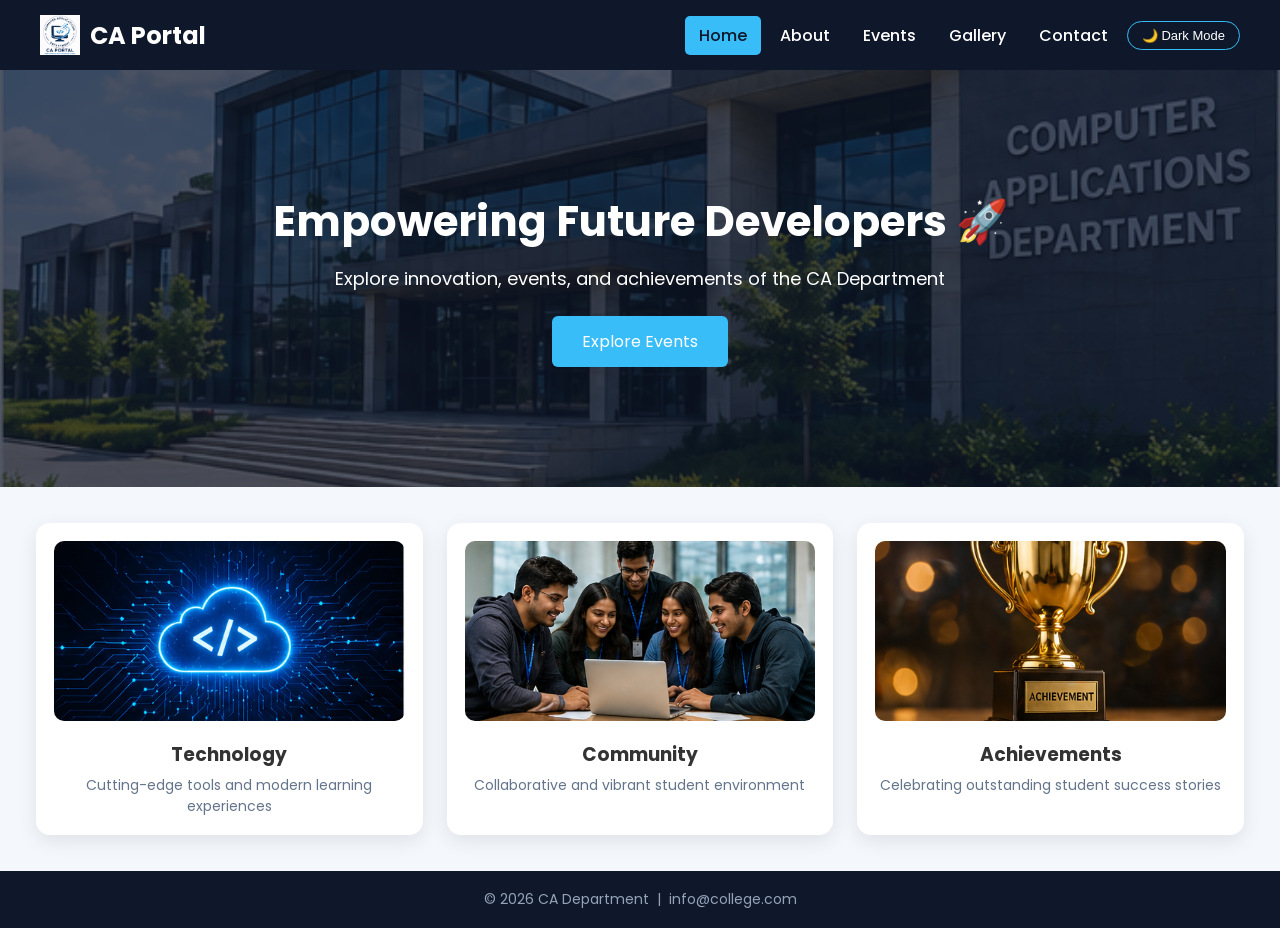
<file: index.html>
<!DOCTYPE html>
<html lang="en">
<head>
    <meta charset="UTF-8">
    <meta name="viewport" content="width=device-width, initial-scale=1.0">
    <title>CA Portal - Home</title>
    <link rel="stylesheet" href="css/styles.css">
</head>

<body>

<!-- NAVBAR -->
<header>
    <nav>
        <div class="logo">
            <img src="images/logo.png" alt="CA Portal Logo">
            <h2>CA Portal</h2>
        </div>

        <!-- Hamburger (mobile) -->
        <button class="hamburger" onclick="toggleMenu()" aria-label="Toggle menu">
            <span></span><span></span><span></span>
        </button>

        <ul id="navLinks">
            <li><a href="index.html" class="active">Home</a></li>
            <li><a href="about.html">About</a></li>
            <li><a href="events.html">Events</a></li>
            <li><a href="gallery.html">Gallery</a></li>
            <li><a href="contact.html">Contact</a></li>
            <li>
                <button id="darkModeBtn" class="dark-toggle" onclick="toggleDarkMode()">🌙 Dark Mode</button>
            </li>
        </ul>
    </nav>
</header>

<!-- HERO -->
<section class="hero">
    <h1>Empowering Future Developers 🚀</h1>
    <p>Explore innovation, events, and achievements of the CA Department</p>
    <button onclick="location.href='events.html'">Explore Events</button>
</section>

<!-- HIGHLIGHTS -->
<section class="grid">
    <div class="card fade-in">
        <img src="images/tech-bg.png" alt="Technology">
        <h3>Technology</h3>
        <p>Cutting-edge tools and modern learning experiences</p>
    </div>

    <div class="card fade-in">
        <img src="images/students.png" alt="Community">
        <h3>Community</h3>
        <p>Collaborative and vibrant student environment</p>
    </div>

    <div class="card fade-in">
        <img src="images/achievement.png" alt="Achievements">
        <h3>Achievements</h3>
        <p>Celebrating outstanding student success stories</p>
    </div>
</section>

<footer>
    <p>© 2026 CA Department &nbsp;|&nbsp; info@college.com</p>
</footer>

<!-- Scroll to Top -->
<button id="scrollTopBtn" onclick="scrollToTop()" title="Back to top">↑</button>

<script src="js/script.js"></script>
</body>
</html>
</file>
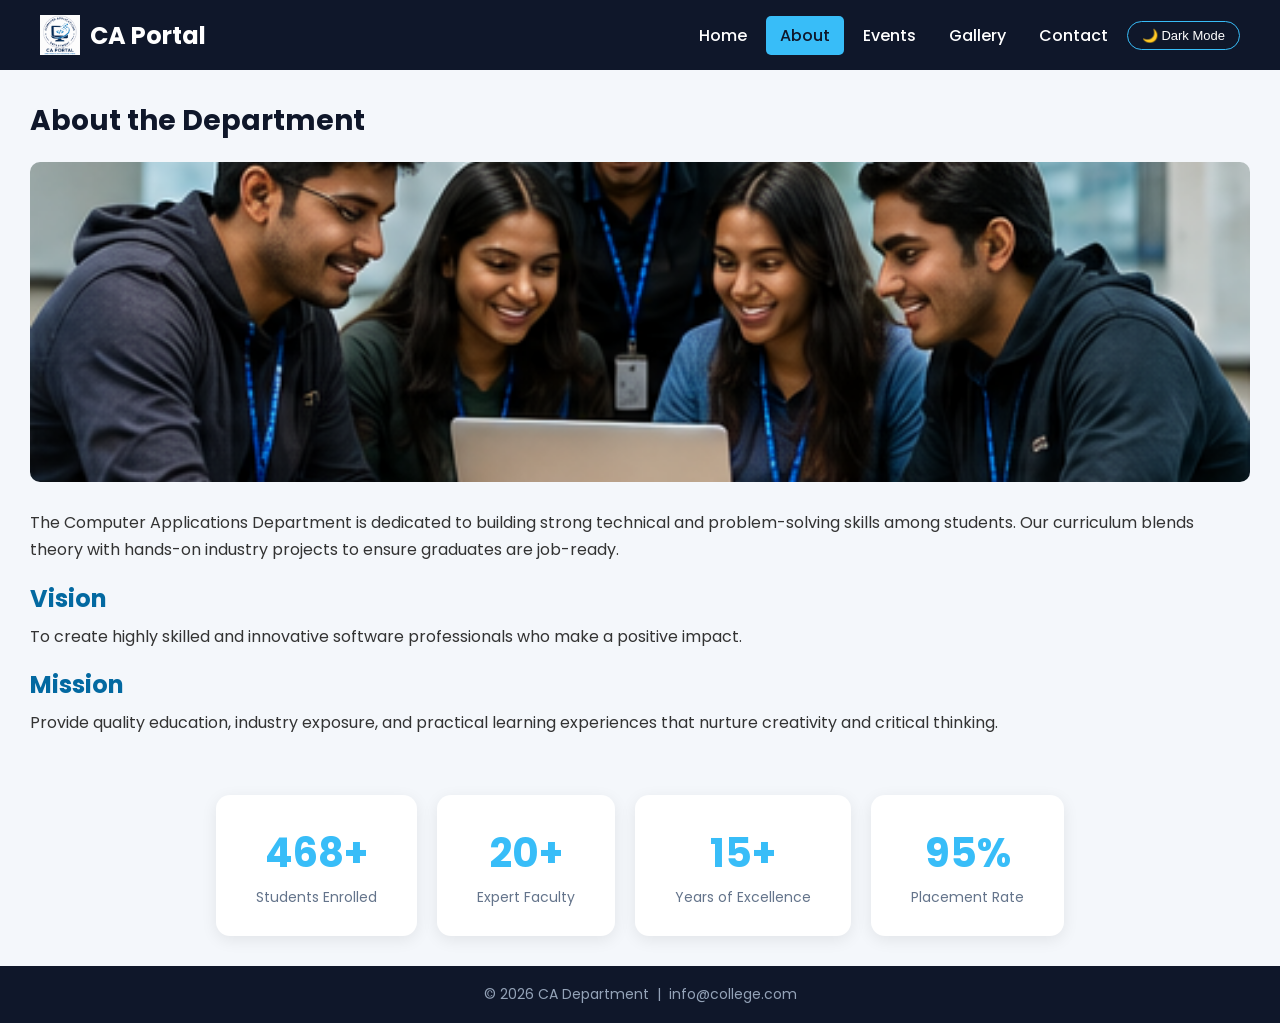
<file: about.html>
<!DOCTYPE html>
<html lang="en">
<head>
    <meta charset="UTF-8">
    <meta name="viewport" content="width=device-width, initial-scale=1.0">
    <title>CA Portal - About</title>
    <link rel="stylesheet" href="css/styles.css">
</head>

<body>

<header>
    <nav>
        <div class="logo">
            <img src="images/logo.png" alt="CA Portal Logo">
            <h2>CA Portal</h2>
        </div>
        <button class="hamburger" onclick="toggleMenu()" aria-label="Toggle menu">
            <span></span><span></span><span></span>
        </button>
        <ul id="navLinks">
            <li><a href="index.html">Home</a></li>
            <li><a href="about.html" class="active">About</a></li>
            <li><a href="events.html">Events</a></li>
            <li><a href="gallery.html">Gallery</a></li>
            <li><a href="contact.html">Contact</a></li>
            <li>
                <button id="darkModeBtn" class="dark-toggle" onclick="toggleDarkMode()">🌙 Dark Mode</button>
            </li>
        </ul>
    </nav>
</header>

<main>
    <h1>About the Department</h1>

    <img src="images/students.png" alt="Students" style="max-height:320px; object-fit:cover; width:100%;" class="fade-in">

    <p style="margin-top:20px; line-height:1.7;" class="fade-in">
        The Computer Applications Department is dedicated to building strong technical and
        problem-solving skills among students. Our curriculum blends theory with hands-on
        industry projects to ensure graduates are job-ready.
    </p>

    <h2 class="fade-in">Vision</h2>
    <p class="fade-in">To create highly skilled and innovative software professionals who make a positive impact.</p>

    <h2 class="fade-in">Mission</h2>
    <p class="fade-in">Provide quality education, industry exposure, and practical learning experiences that nurture creativity and critical thinking.</p>
</main>

<!-- Animated Stats -->
<div class="stats-row">
    <div class="stat-box fade-in">
        <div class="counter" data-target="500" data-suffix="+">0</div>
        <p>Students Enrolled</p>
    </div>
    <div class="stat-box fade-in">
        <div class="counter" data-target="20" data-suffix="+">0</div>
        <p>Expert Faculty</p>
    </div>
    <div class="stat-box fade-in">
        <div class="counter" data-target="15" data-suffix="+">0</div>
        <p>Years of Excellence</p>
    </div>
    <div class="stat-box fade-in">
        <div class="counter" data-target="95" data-suffix="%">0</div>
        <p>Placement Rate</p>
    </div>
</div>

<footer>
    <p>© 2026 CA Department &nbsp;|&nbsp; info@college.com</p>
</footer>

<button id="scrollTopBtn" onclick="scrollToTop()" title="Back to top">↑</button>

<script src="js/script.js"></script>
</body>
</html>
</file>
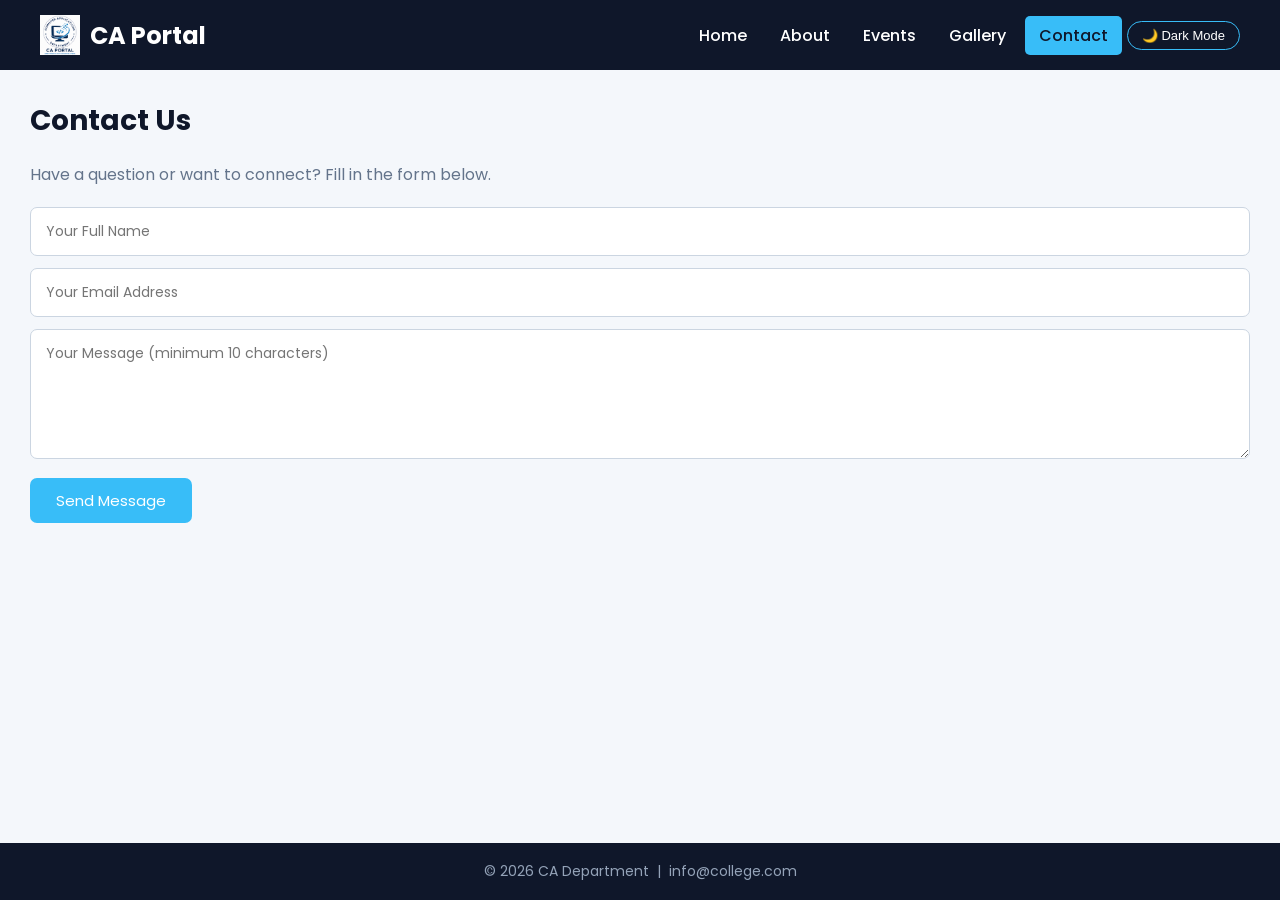
<file: contact.html>
<!DOCTYPE html>
<html lang="en">
<head>
    <meta charset="UTF-8">
    <meta name="viewport" content="width=device-width, initial-scale=1.0">
    <title>CA Portal - Contact</title>
    <link rel="stylesheet" href="css/styles.css">
</head>

<body>

<header>
    <nav>
        <div class="logo">
            <img src="images/logo.png" alt="CA Portal Logo">
            <h2>CA Portal</h2>
        </div>
        <button class="hamburger" onclick="toggleMenu()" aria-label="Toggle menu">
            <span></span><span></span><span></span>
        </button>
        <ul id="navLinks">
            <li><a href="index.html">Home</a></li>
            <li><a href="about.html">About</a></li>
            <li><a href="events.html">Events</a></li>
            <li><a href="gallery.html">Gallery</a></li>
            <li><a href="contact.html" class="active">Contact</a></li>
            <li>
                <button id="darkModeBtn" class="dark-toggle" onclick="toggleDarkMode()">🌙 Dark Mode</button>
            </li>
        </ul>
    </nav>
</header>

<main>
    <h1>Contact Us</h1>
    <p style="margin-bottom: 20px; color:#64748b;">
        Have a question or want to connect? Fill in the form below.
    </p>

    <form id="contactForm" novalidate>
        <input
            type="text"
            id="contactName"
            placeholder="Your Full Name"
            required
        >
        <input
            type="email"
            id="contactEmail"
            placeholder="Your Email Address"
            required
        >
        <textarea
            id="contactMessage"
            placeholder="Your Message (minimum 10 characters)"
            required
        ></textarea>
        <button type="submit">Send Message</button>
        <div id="formFeedback" class="form-feedback"></div>
    </form>
</main>

<footer>
    <p>© 2026 CA Department &nbsp;|&nbsp; info@college.com</p>
</footer>

<button id="scrollTopBtn" onclick="scrollToTop()" title="Back to top">↑</button>

<script src="js/script.js"></script>
</body>
</html>
</file>
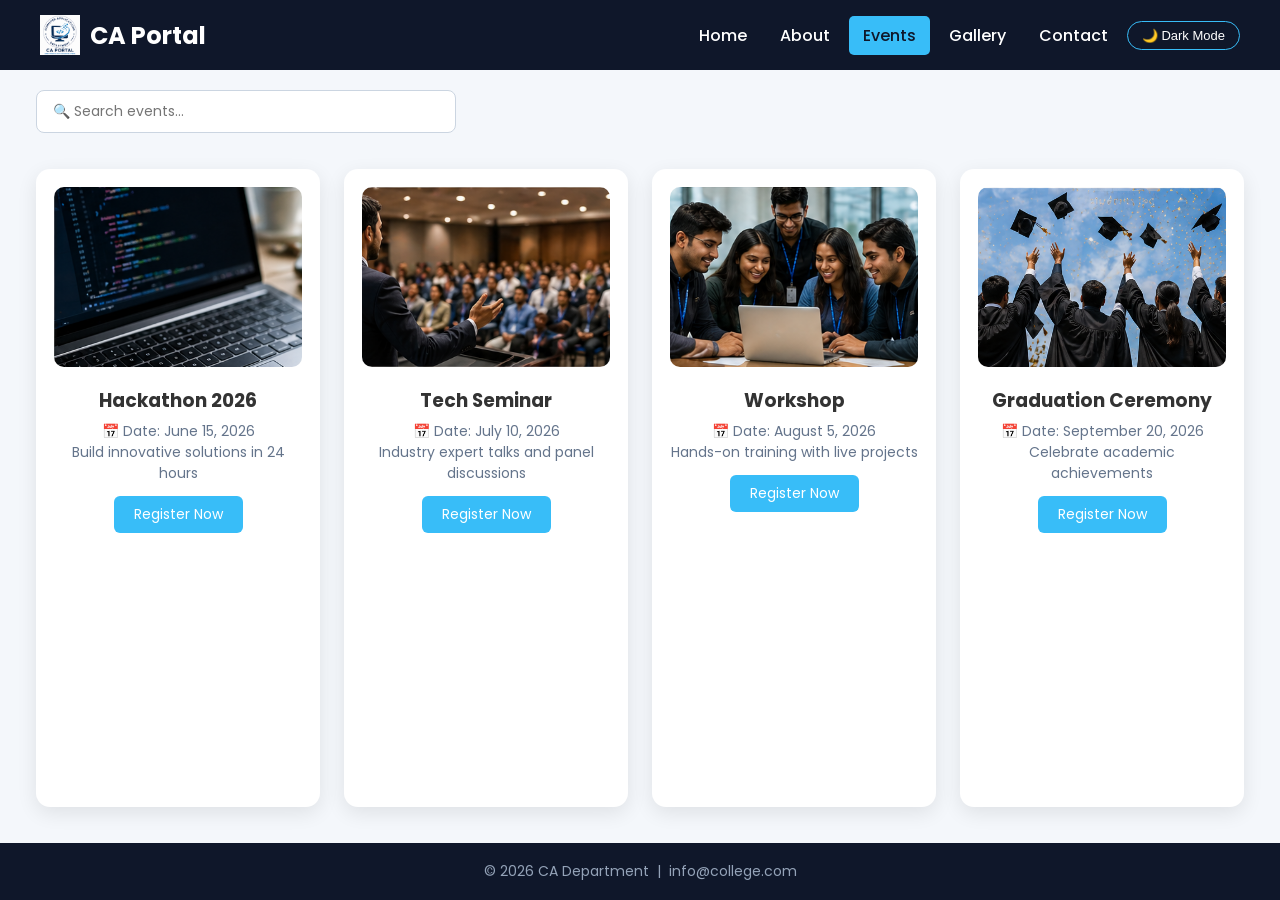
<file: events.html>
<!DOCTYPE html>
<html lang="en">
<head>
    <meta charset="UTF-8">
    <meta name="viewport" content="width=device-width, initial-scale=1.0">
    <title>CA Portal - Events</title>
    <link rel="stylesheet" href="css/styles.css">
</head>

<body>

<header>
    <nav>
        <div class="logo">
            <img src="images/logo.png" alt="CA Portal Logo">
            <h2>CA Portal</h2>
        </div>
        <button class="hamburger" onclick="toggleMenu()" aria-label="Toggle menu">
            <span></span><span></span><span></span>
        </button>
        <ul id="navLinks">
            <li><a href="index.html">Home</a></li>
            <li><a href="about.html">About</a></li>
            <li><a href="events.html" class="active">Events</a></li>
            <li><a href="gallery.html">Gallery</a></li>
            <li><a href="contact.html">Contact</a></li>
            <li>
                <button id="darkModeBtn" class="dark-toggle" onclick="toggleDarkMode()">🌙 Dark Mode</button>
            </li>
        </ul>
    </nav>
</header>

<!-- Search Bar (Feature: Filter Events) -->
<div class="search-wrap">
    <input
        type="text"
        id="eventSearch"
        class="search-bar"
        placeholder="🔍 Search events..."
        oninput="filterEvents()"
    >
</div>

<main class="grid">

    <div class="card event-card fade-in">
        <img src="images/coding.png" alt="Hackathon">
        <h3>Hackathon 2026</h3>
        <p>📅 Date: June 15, 2026</p>
        <p>Build innovative solutions in 24 hours</p>
        <button class="btn-register" onclick="registerEvent('Hackathon 2026')">Register Now</button>
    </div>

    <div class="card event-card fade-in">
        <img src="images/event.png" alt="Tech Seminar">
        <h3>Tech Seminar</h3>
        <p>📅 Date: July 10, 2026</p>
        <p>Industry expert talks and panel discussions</p>
        <button class="btn-register" onclick="registerEvent('Tech Seminar')">Register Now</button>
    </div>

    <div class="card event-card fade-in">
        <img src="images/students.png" alt="Workshop">
        <h3>Workshop</h3>
        <p>📅 Date: August 5, 2026</p>
        <p>Hands-on training with live projects</p>
        <button class="btn-register" onclick="registerEvent('Workshop')">Register Now</button>
    </div>

    <div class="card event-card fade-in">
        <img src="images/graduation.png" alt="Graduation Ceremony">
        <h3>Graduation Ceremony</h3>
        <p>📅 Date: September 20, 2026</p>
        <p>Celebrate academic achievements</p>
        <button class="btn-register" onclick="registerEvent('Graduation Ceremony')">Register Now</button>
    </div>

</main>

<!-- Event Registration Modal -->
<div class="modal-overlay" id="eventModal">
    <div class="modal-box">
        <button class="modal-close" onclick="closeModal()">✕</button>
        <h2>Register for <span id="modalEventName"></span></h2>

        <form id="regForm">
            <input type="text" id="regName" placeholder="Your Full Name" required>
            <input type="email" id="regEmail" placeholder="Your Email Address" required>
            <button type="submit">Confirm Registration</button>
        </form>
        <div id="regStatus"></div>
    </div>
</div>

<footer>
    <p>© 2026 CA Department &nbsp;|&nbsp; info@college.com</p>
</footer>

<button id="scrollTopBtn" onclick="scrollToTop()" title="Back to top">↑</button>

<script src="js/script.js"></script>
</body>
</html>
</file>
<file: css/styles.css>
/* =============================================
   CA Portal - Stylesheet (Stage 2)
   ============================================= */

@import url('https://fonts.googleapis.com/css2?family=Poppins:wght@300;500;700&display=swap');

/* ---- RESET ---- */
* {
    margin: 0;
    padding: 0;
    box-sizing: border-box;
}

html, body {
    height: 100%;
    scroll-behavior: smooth;
}

body {
    font-family: 'Poppins', sans-serif;
    background: #f4f7fb;
    color: #333;
    display: flex;
    flex-direction: column;
    transition: background 0.4s, color 0.4s;
}

/* =============================================
   DARK MODE
   ============================================= */
body.dark-mode {
    background: #0f172a;
    color: #e2e8f0;
}
body.dark-mode nav          { background: #020617; }
body.dark-mode footer       { background: #020617; }
body.dark-mode .card        { background: #1e293b; color: #e2e8f0; }
body.dark-mode main         { background: #0f172a; }
body.dark-mode .modal-box   { background: #1e293b; color: #e2e8f0; }
body.dark-mode form input,
body.dark-mode form textarea { background: #334155; color: #e2e8f0; border-color: #475569; }
body.dark-mode .stat-box    { background: #1e293b; }
body.dark-mode .search-bar  { background: #1e293b; color: #e2e8f0; border-color: #475569; }

/* =============================================
   NAVBAR
   ============================================= */
nav {
    display: flex;
    justify-content: space-between;
    align-items: center;
    background: #0f172a;
    padding: 15px 40px;
    position: sticky;
    top: 0;
    z-index: 100;
}

.logo {
    display: flex;
    align-items: center;
    color: white;
    gap: 10px;
}

.logo img {
    width: 40px;
    border-radius: 0;
}

nav ul {
    display: flex;
    list-style: none;
    gap: 5px;
    align-items: center;
}

nav ul li a {
    color: white;
    padding: 8px 14px;
    text-decoration: none;
    font-weight: 500;
    border-radius: 5px;
    transition: background 0.3s, color 0.3s;
}

nav ul li a:hover,
nav ul li a.active {
    background: #38bdf8;
    color: #0f172a;
}

/* Dark mode toggle button */
.dark-toggle {
    background: transparent;
    border: 1px solid #38bdf8;
    color: white;
    padding: 6px 14px;
    border-radius: 20px;
    cursor: pointer;
    font-size: 13px;
    transition: 0.3s;
}
.dark-toggle:hover { background: #38bdf8; color: #0f172a; }

/* Hamburger icon */
.hamburger {
    display: none;
    flex-direction: column;
    gap: 5px;
    cursor: pointer;
    background: none;
    border: none;
    padding: 5px;
}
.hamburger span {
    display: block;
    width: 24px;
    height: 2px;
    background: white;
    border-radius: 2px;
    transition: 0.3s;
}

/* =============================================
   HERO
   ============================================= */
.hero {
    position: relative;
    text-align: center;
    padding: 120px 20px;
    background: url('../images/campus.png') center/cover no-repeat;
    color: white;
    flex: 1;
}

.hero::before {
    content: "";
    position: absolute;
    inset: 0;
    background: rgba(15, 23, 42, 0.72);
}

.hero h1,
.hero p,
.hero button {
    position: relative;
    z-index: 1;
}

.hero h1 {
    font-size: 42px;
    animation: fadeDown 0.8s ease both;
}

.hero p {
    margin-top: 12px;
    font-size: 18px;
    animation: fadeDown 1s ease both;
}

.hero button {
    margin-top: 24px;
    padding: 13px 30px;
    border: none;
    background: #38bdf8;
    color: white;
    font-size: 16px;
    font-family: 'Poppins', sans-serif;
    cursor: pointer;
    border-radius: 6px;
    transition: background 0.3s, transform 0.2s;
    animation: fadeDown 1.2s ease both;
}

.hero button:hover {
    background: #0ea5e9;
    transform: scale(1.05);
}

@keyframes fadeDown {
    from { opacity: 0; transform: translateY(-20px); }
    to   { opacity: 1; transform: translateY(0); }
}

/* =============================================
   GRID & CARDS
   ============================================= */
.grid {
    display: grid;
    grid-template-columns: repeat(auto-fit, minmax(260px, 1fr));
    gap: 24px;
    padding: 36px;
}

.card {
    background: white;
    padding: 18px;
    border-radius: 14px;
    box-shadow: 0 6px 20px rgba(0,0,0,0.09);
    transition: transform 0.3s, box-shadow 0.3s;
    text-align: center;
}

.card:hover {
    transform: translateY(-10px);
    box-shadow: 0 12px 28px rgba(0,0,0,0.14);
}

.card img {
    width: 100%;
    height: 180px;
    object-fit: cover;
    border-radius: 10px;
    margin-bottom: 12px;
}

.card h3 { margin-bottom: 6px; }
.card p  { font-size: 14px; color: #64748b; }
body.dark-mode .card p { color: #94a3b8; }

/* Register button on event cards */
.btn-register {
    margin-top: 12px;
    padding: 8px 20px;
    background: #38bdf8;
    color: white;
    border: none;
    border-radius: 6px;
    cursor: pointer;
    font-family: 'Poppins', sans-serif;
    font-size: 14px;
    transition: background 0.3s, transform 0.2s;
}
.btn-register:hover { background: #0ea5e9; transform: scale(1.04); }

/* =============================================
   IMAGES (global)
   ============================================= */
img { max-width: 100%; border-radius: 10px; }

/* =============================================
   GALLERY
   ============================================= */
.gallery-grid {
    display: grid;
    grid-template-columns: repeat(auto-fit, minmax(220px, 1fr));
    gap: 16px;
    padding: 30px;
}

.gallery-grid img {
    width: 100%;
    height: 220px;
    object-fit: cover;
    border-radius: 10px;
    cursor: pointer;
    transition: transform 0.3s, box-shadow 0.3s;
}

.gallery-grid img:hover {
    transform: scale(1.05);
    box-shadow: 0 8px 24px rgba(0,0,0,0.2);
}

/* Lightbox */
.lightbox-overlay {
    display: none;
    position: fixed;
    inset: 0;
    background: rgba(0,0,0,0.88);
    z-index: 999;
    justify-content: center;
    align-items: center;
    flex-direction: column;
    gap: 16px;
}
.lightbox-overlay.active { display: flex; }
.lightbox-overlay img {
    max-width: 88vw;
    max-height: 80vh;
    border-radius: 10px;
    box-shadow: 0 0 40px rgba(0,0,0,0.6);
}
.lightbox-overlay .close-lb {
    background: #38bdf8;
    border: none;
    color: white;
    padding: 8px 22px;
    border-radius: 6px;
    cursor: pointer;
    font-size: 15px;
}

/* =============================================
   ABOUT STATS
   ============================================= */
.stats-row {
    display: flex;
    flex-wrap: wrap;
    gap: 20px;
    justify-content: center;
    padding: 30px;
}

.stat-box {
    background: white;
    border-radius: 14px;
    padding: 28px 40px;
    text-align: center;
    box-shadow: 0 4px 16px rgba(0,0,0,0.08);
    min-width: 160px;
    transition: transform 0.3s;
}
.stat-box:hover { transform: translateY(-6px); }

.counter {
    font-size: 40px;
    font-weight: 700;
    color: #38bdf8;
}

.stat-box p { font-size: 14px; color: #64748b; margin-top: 4px; }
body.dark-mode .stat-box p { color: #94a3b8; }

/* =============================================
   MAIN
   ============================================= */
main {
    padding: 30px;
    flex: 1;
}

main h1 {
    margin-bottom: 20px;
    font-size: 28px;
    color: #0f172a;
}
body.dark-mode main h1 { color: #e2e8f0; }

main h2 { margin: 18px 0 8px; color: #0369a1; }

/* =============================================
   SEARCH BAR (Events page)
   ============================================= */
.search-wrap {
    padding: 20px 36px 0;
}
.search-bar {
    width: 100%;
    max-width: 420px;
    padding: 10px 16px;
    border: 1px solid #cbd5e1;
    border-radius: 8px;
    font-family: 'Poppins', sans-serif;
    font-size: 14px;
    outline: none;
    transition: border 0.3s;
}
.search-bar:focus { border-color: #38bdf8; }

/* =============================================
   CONTACT FORM
   ============================================= */
form input,
form textarea {
    width: 100%;
    padding: 13px 15px;
    margin-bottom: 12px;
    border-radius: 7px;
    border: 1px solid #cbd5e1;
    font-family: 'Poppins', sans-serif;
    font-size: 14px;
    outline: none;
    transition: border 0.3s;
}
form input:focus,
form textarea:focus { border-color: #38bdf8; }

form textarea { min-height: 130px; resize: vertical; }

form button {
    padding: 11px 26px;
    border: none;
    background: #38bdf8;
    color: white;
    font-family: 'Poppins', sans-serif;
    font-size: 15px;
    cursor: pointer;
    border-radius: 7px;
    transition: background 0.3s, transform 0.2s;
}
form button:hover { background: #0ea5e9; transform: scale(1.03); }

.form-feedback {
    margin-top: 10px;
    font-size: 14px;
    font-weight: 500;
    min-height: 20px;
}
.form-feedback.success { color: #22c55e; }
.form-feedback.error   { color: #ef4444; }

/* =============================================
   EVENT REGISTRATION MODAL
   ============================================= */
.modal-overlay {
    display: none;
    position: fixed;
    inset: 0;
    background: rgba(0,0,0,0.6);
    z-index: 998;
    justify-content: center;
    align-items: center;
}
.modal-overlay.active { display: flex; }

.modal-box {
    background: white;
    border-radius: 16px;
    padding: 36px 32px;
    width: 90%;
    max-width: 440px;
    box-shadow: 0 12px 40px rgba(0,0,0,0.2);
    position: relative;
    animation: popIn 0.3s ease;
}

@keyframes popIn {
    from { transform: scale(0.85); opacity: 0; }
    to   { transform: scale(1);    opacity: 1; }
}

.modal-box h2 { margin-bottom: 18px; color: #0f172a; }
body.dark-mode .modal-box h2 { color: #e2e8f0; }

.modal-close {
    position: absolute;
    top: 14px; right: 18px;
    background: none;
    border: none;
    font-size: 22px;
    cursor: pointer;
    color: #64748b;
    transition: color 0.2s;
}
.modal-close:hover { color: #ef4444; }

#regStatus { margin-top: 10px; font-size: 14px; font-weight: 500; }

/* =============================================
   SCROLL-TO-TOP
   ============================================= */
#scrollTopBtn {
    display: none;
    position: fixed;
    bottom: 30px;
    right: 28px;
    background: #38bdf8;
    color: white;
    border: none;
    border-radius: 50%;
    width: 46px;
    height: 46px;
    font-size: 20px;
    cursor: pointer;
    box-shadow: 0 4px 14px rgba(0,0,0,0.2);
    z-index: 200;
    transition: background 0.3s, transform 0.2s;
}
#scrollTopBtn:hover { background: #0ea5e9; transform: scale(1.1); }

/* =============================================
   FADE-IN ANIMATION (scroll reveal)
   ============================================= */
.fade-in {
    opacity: 0;
    transform: translateY(30px);
    transition: opacity 0.6s ease, transform 0.6s ease;
}
.fade-in.visible {
    opacity: 1;
    transform: translateY(0);
}

/* =============================================
   FOOTER
   ============================================= */
footer {
    background: #0f172a;
    color: #94a3b8;
    text-align: center;
    padding: 18px;
    font-size: 14px;
}

/* =============================================
   RESPONSIVE
   ============================================= */
@media (max-width: 768px) {
    nav { padding: 14px 20px; flex-wrap: wrap; }

    .hamburger { display: flex; }

    nav ul {
        display: none;
        flex-direction: column;
        width: 100%;
        margin-top: 14px;
        gap: 6px;
    }
    nav ul.open { display: flex; }

    nav ul li a { display: block; text-align: center; }

    .hero h1 { font-size: 26px; }
    .hero p  { font-size: 15px; }

    .grid, .gallery-grid { padding: 16px; gap: 16px; }

    main { padding: 20px; }
    main h1 { font-size: 22px; }

    .stats-row { padding: 16px; }
    .stat-box  { padding: 20px 28px; }

    .search-wrap { padding: 16px 16px 0; }

    #scrollTopBtn { bottom: 16px; right: 16px; }
}
</file>
